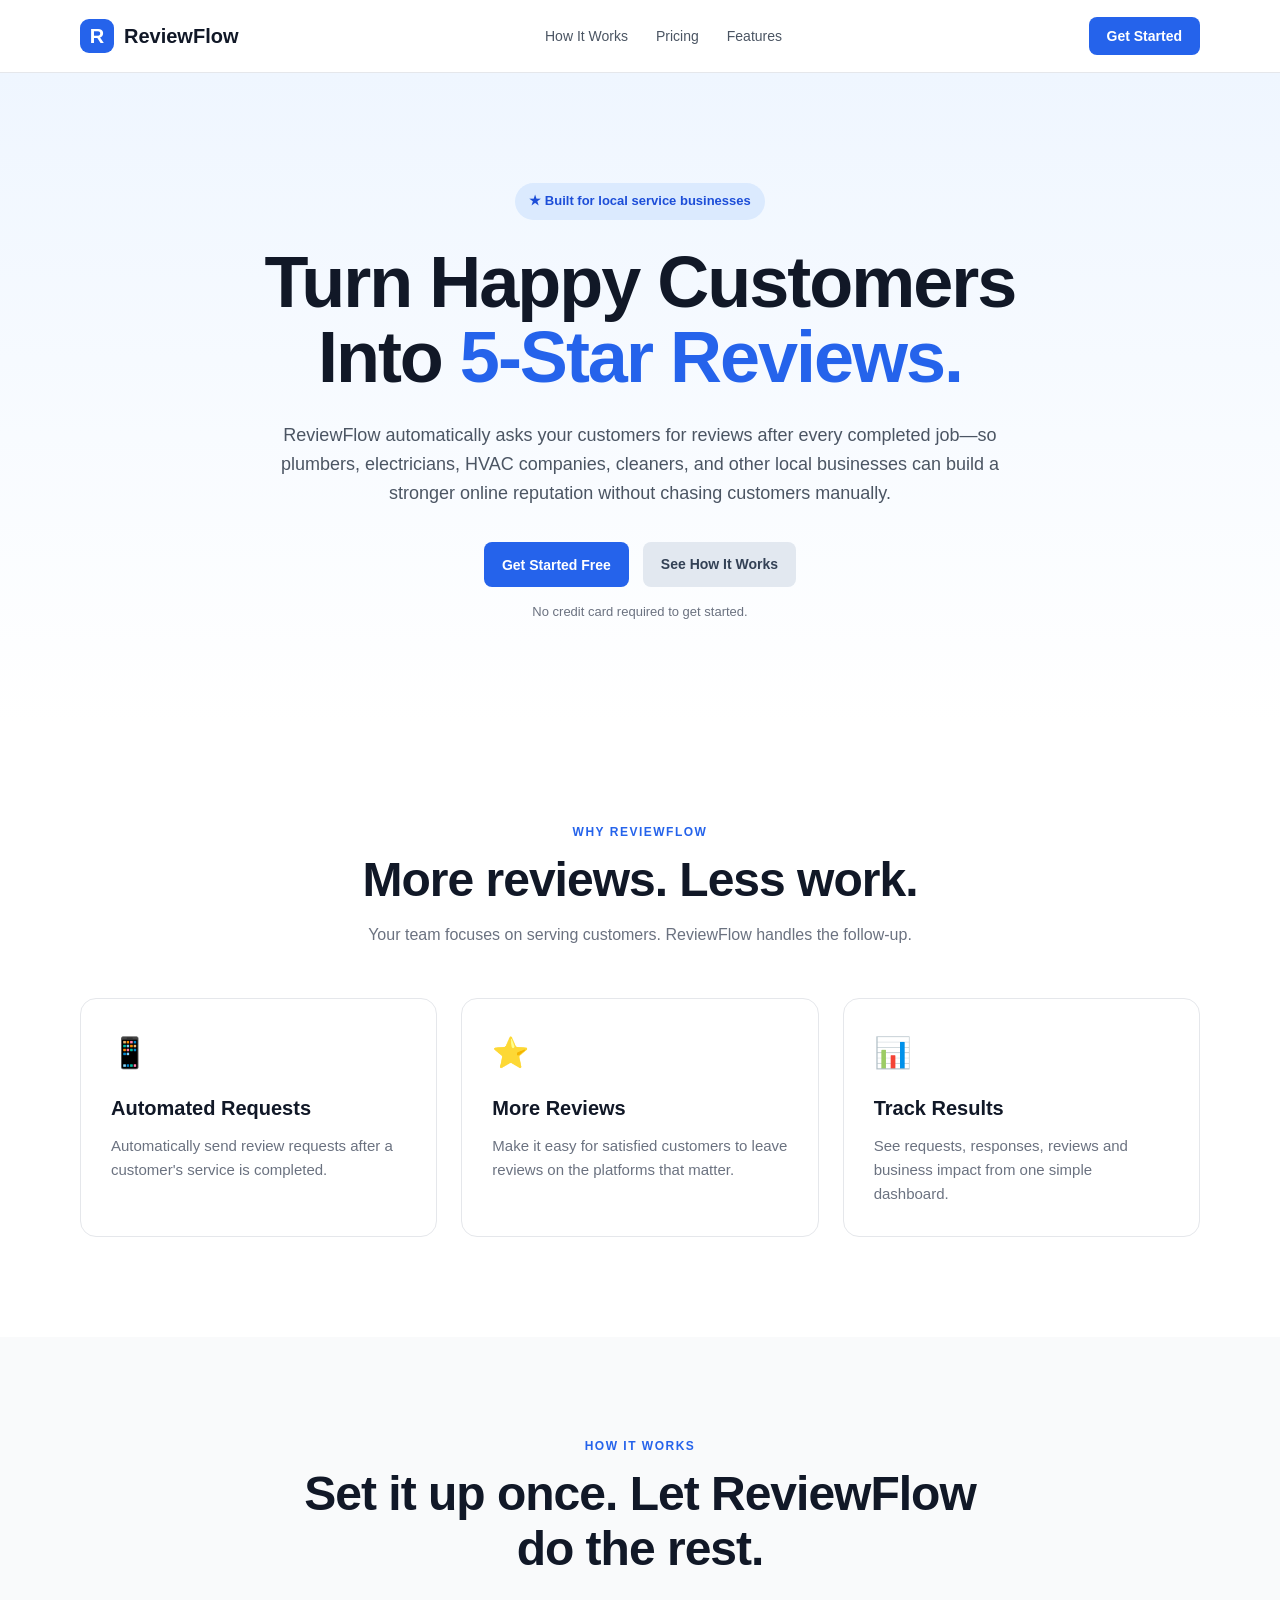
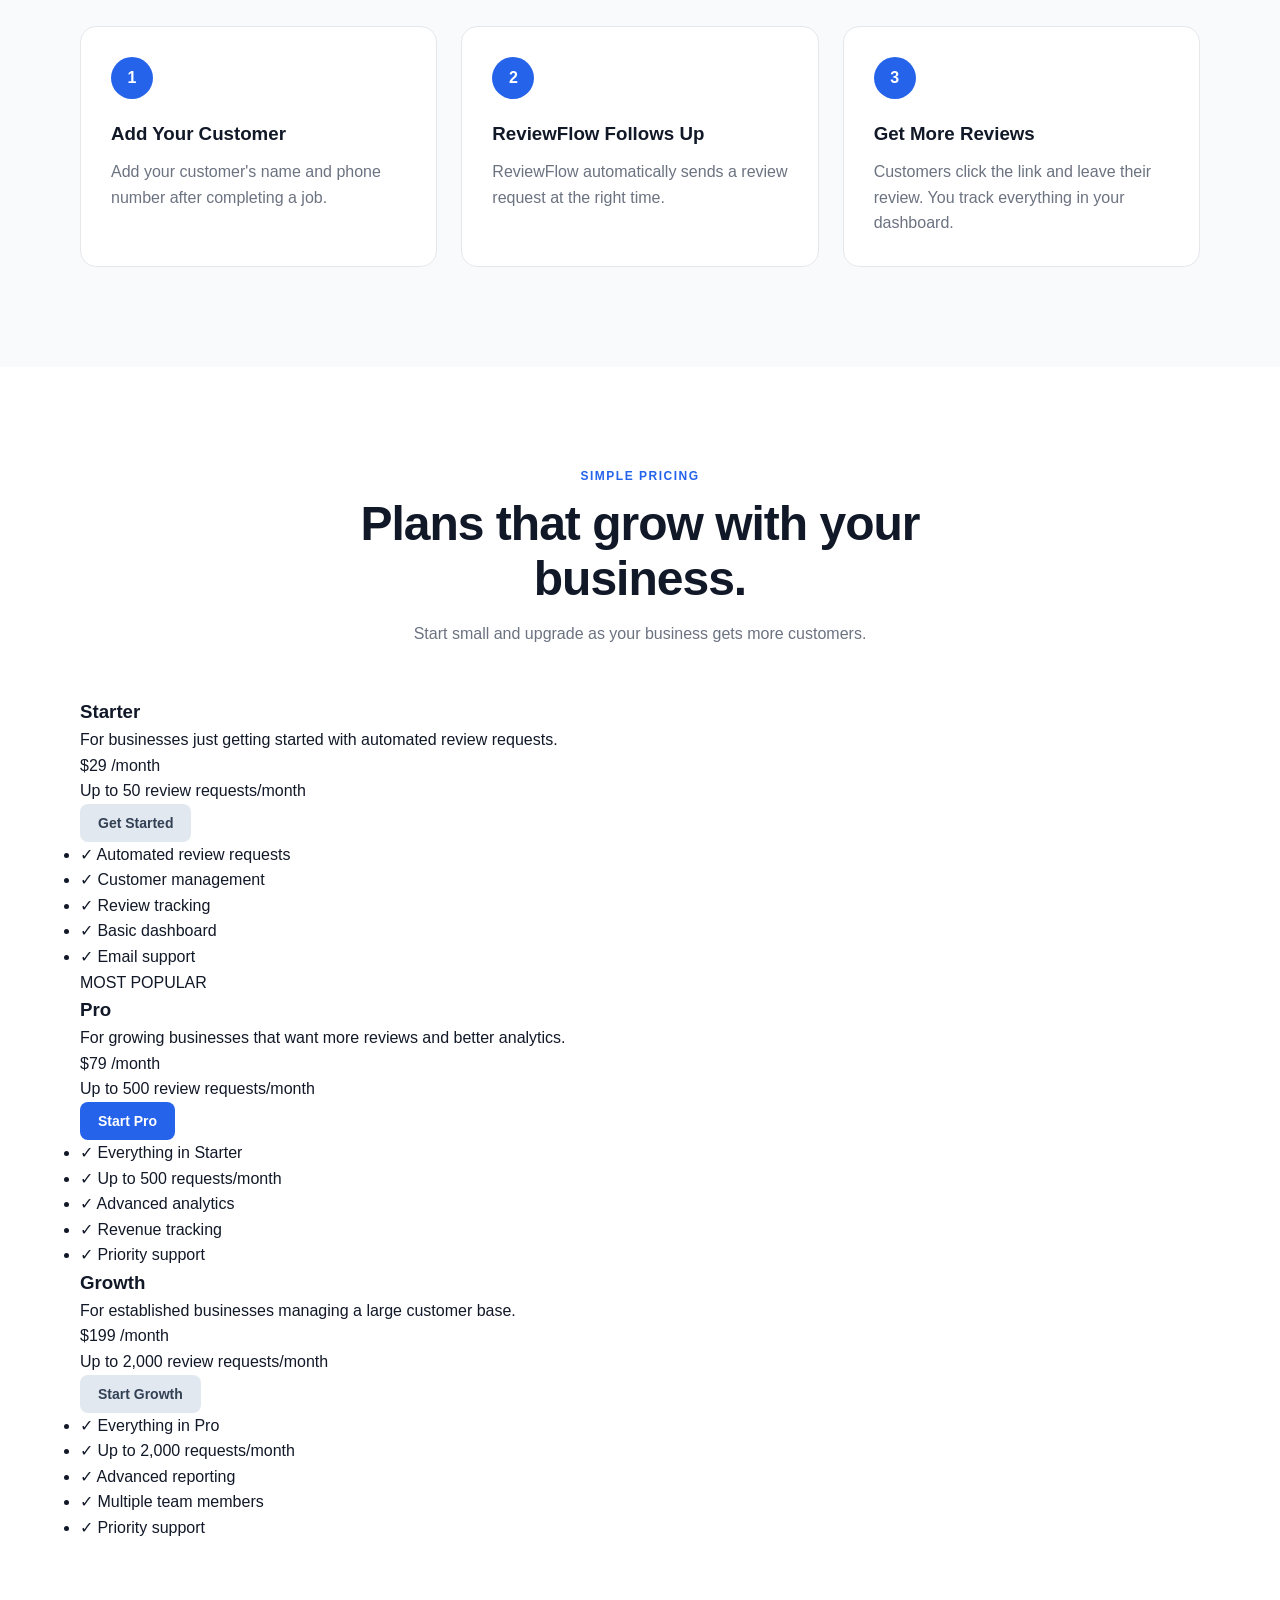
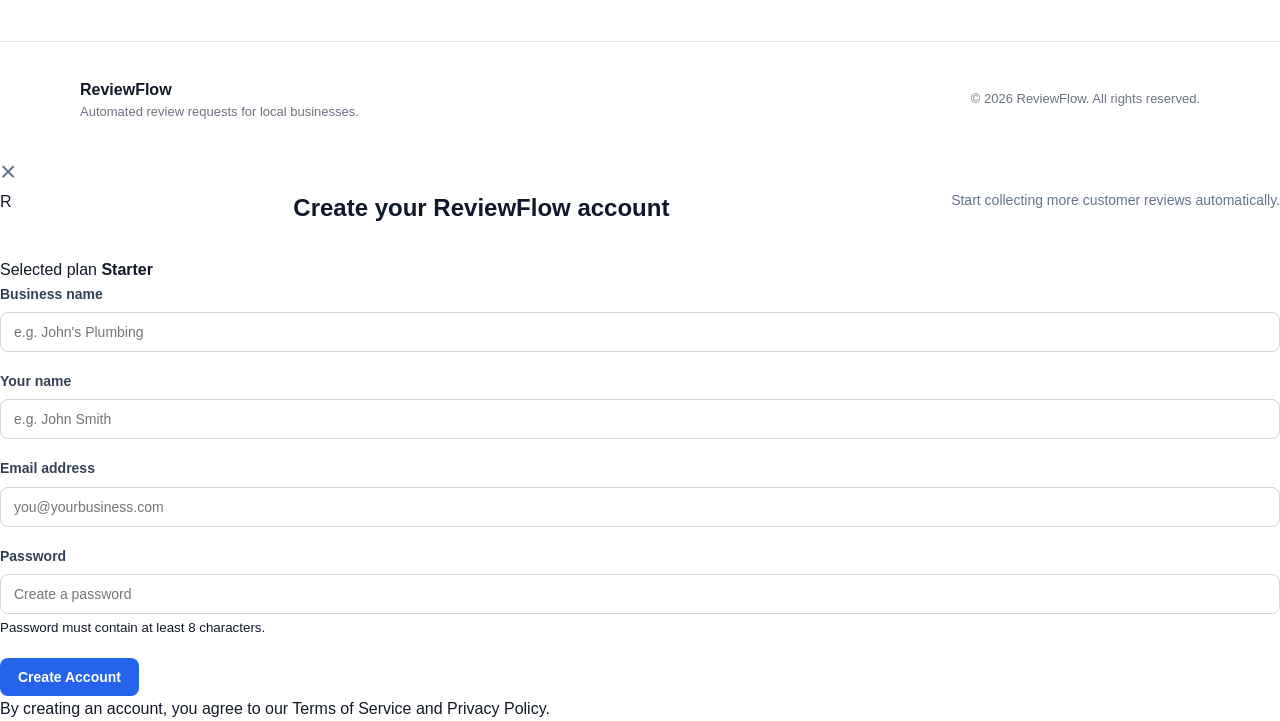
<file: index.html>
<!DOCTYPE html>
<html lang="en">

<head>

    <meta charset="UTF-8">

    <meta
        name="viewport"
        content="width=device-width, initial-scale=1.0"
    >

    <title>
        ReviewFlow — Get More 5-Star Reviews Automatically
    </title>

    <meta
        name="description"
        content="ReviewFlow helps local service businesses automatically collect more customer reviews through SMS and email."
    >

    <link
        rel="stylesheet"
        href="styles/global.css"
    >

    <link
        rel="stylesheet"
        href="styles/components.css"
    >

</head>


<body>


    <!-- =========================================
         NAVIGATION
         ========================================= -->

    <header class="navbar">

        <div class="container navbar-inner">

            <a
                href="index.html"
                class="logo"
            >

                <span class="logo-mark">
                    R
                </span>

                <span class="logo-text">
                    ReviewFlow
                </span>

            </a>


            <nav class="nav-links">

                <a href="#how-it-works">
                    How It Works
                </a>

                <a href="#pricing">
                    Pricing
                </a>

                <a href="#features">
                    Features
                </a>

            </nav>


            <button
                type="button"
                class="btn btn-primary"
                id="navGetStarted"
            >
                Get Started
            </button>

        </div>

    </header>



    <!-- =========================================
         MAIN CONTENT
         ========================================= -->

    <main>


        <!-- =========================================
             HERO
             ========================================= -->

        <section class="hero">

            <div class="container hero-content">

                <div class="hero-badge">
                    ★ Built for local service businesses
                </div>


                <h1>

                    Turn Happy Customers Into

                    <span class="highlight">
                        5-Star Reviews.
                    </span>

                </h1>


                <p class="hero-description">

                    ReviewFlow automatically asks your customers
                    for reviews after every completed job—so
                    plumbers, electricians, HVAC companies,
                    cleaners, and other local businesses can build
                    a stronger online reputation without chasing
                    customers manually.

                </p>


                <div class="hero-actions">

                    <button
                        type="button"
                        class="btn btn-primary btn-large"
                        id="heroGetStarted"
                    >
                        Get Started Free
                    </button>


                    <a
                        href="#how-it-works"
                        class="btn btn-secondary btn-large"
                    >
                        See How It Works
                    </a>

                </div>


                <p class="hero-note">
                    No credit card required to get started.
                </p>

            </div>

        </section>



        <!-- =========================================
             FEATURES
             ========================================= -->

        <section
            class="benefits"
            id="features"
        >

            <div class="container">


                <div class="section-heading">

                    <p class="section-label">
                        WHY REVIEWFLOW
                    </p>


                    <h2>
                        More reviews. Less work.
                    </h2>


                    <p>
                        Your team focuses on serving customers.
                        ReviewFlow handles the follow-up.
                    </p>

                </div>



                <div class="benefit-grid">


                    <!-- Feature 1 -->

                    <div class="benefit-card">

                        <div class="benefit-icon">
                            📱
                        </div>


                        <h3>
                            Automated Requests
                        </h3>


                        <p>
                            Automatically send review requests
                            after a customer's service is completed.
                        </p>

                    </div>



                    <!-- Feature 2 -->

                    <div class="benefit-card">

                        <div class="benefit-icon">
                            ⭐
                        </div>


                        <h3>
                            More Reviews
                        </h3>


                        <p>
                            Make it easy for satisfied customers
                            to leave reviews on the platforms
                            that matter.
                        </p>

                    </div>



                    <!-- Feature 3 -->

                    <div class="benefit-card">

                        <div class="benefit-icon">
                            📊
                        </div>


                        <h3>
                            Track Results
                        </h3>


                        <p>
                            See requests, responses, reviews and
                            business impact from one simple dashboard.
                        </p>

                    </div>


                </div>

            </div>

        </section>



        <!-- =========================================
             HOW IT WORKS
             ========================================= -->

        <section
            class="how-it-works"
            id="how-it-works"
        >

            <div class="container">


                <div class="section-heading">

                    <p class="section-label">
                        HOW IT WORKS
                    </p>


                    <h2>
                        Set it up once. Let ReviewFlow do the rest.
                    </h2>

                </div>



                <div class="steps-grid">


                    <!-- Step 1 -->

                    <div class="step-card">

                        <div class="step-number">
                            1
                        </div>


                        <h3>
                            Add Your Customer
                        </h3>


                        <p>
                            Add your customer's name and phone
                            number after completing a job.
                        </p>

                    </div>



                    <!-- Step 2 -->

                    <div class="step-card">

                        <div class="step-number">
                            2
                        </div>


                        <h3>
                            ReviewFlow Follows Up
                        </h3>


                        <p>
                            ReviewFlow automatically sends a
                            review request at the right time.
                        </p>

                    </div>



                    <!-- Step 3 -->

                    <div class="step-card">

                        <div class="step-number">
                            3
                        </div>


                        <h3>
                            Get More Reviews
                        </h3>


                        <p>
                            Customers click the link and leave
                            their review. You track everything
                            in your dashboard.
                        </p>

                    </div>


                </div>

            </div>

        </section>



        <!-- =========================================
             PRICING
             ========================================= -->

        <section
            class="pricing-preview"
            id="pricing"
        >

            <div class="container">


                <div class="section-heading">

                    <p class="section-label">
                        SIMPLE PRICING
                    </p>


                    <h2>
                        Plans that grow with your business.
                    </h2>


                    <p>
                        Start small and upgrade as your business
                        gets more customers.
                    </p>

                </div>



                <div class="pricing-grid">


                    <!-- =================================
                         STARTER
                         ================================= -->

                    <div class="pricing-card">

                        <div class="pricing-header">

                            <h3>
                                Starter
                            </h3>


                            <p>
                                For businesses just getting started
                                with automated review requests.
                            </p>

                        </div>


                        <div class="price">

                            <span class="price-amount">
                                $29
                            </span>

                            <span class="price-period">
                                /month
                            </span>

                        </div>


                        <p class="request-limit">
                            Up to 50 review requests/month
                        </p>


                        <button
                            type="button"
                            class="btn btn-secondary btn-full"
                            data-plan="Starter"
                        >
                            Get Started
                        </button>


                        <ul class="pricing-features">

                            <li>
                                ✓ Automated review requests
                            </li>

                            <li>
                                ✓ Customer management
                            </li>

                            <li>
                                ✓ Review tracking
                            </li>

                            <li>
                                ✓ Basic dashboard
                            </li>

                            <li>
                                ✓ Email support
                            </li>

                        </ul>

                    </div>



                    <!-- =================================
                         PRO
                         ================================= -->

                    <div class="pricing-card pricing-card-popular">


                        <div class="popular-badge">
                            MOST POPULAR
                        </div>


                        <div class="pricing-header">

                            <h3>
                                Pro
                            </h3>


                            <p>
                                For growing businesses that want
                                more reviews and better analytics.
                            </p>

                        </div>


                        <div class="price">

                            <span class="price-amount">
                                $79
                            </span>

                            <span class="price-period">
                                /month
                            </span>

                        </div>


                        <p class="request-limit">
                            Up to 500 review requests/month
                        </p>


                        <button
                            type="button"
                            class="btn btn-primary btn-full"
                            data-plan="Pro"
                        >
                            Start Pro
                        </button>


                        <ul class="pricing-features">

                            <li>
                                ✓ Everything in Starter
                            </li>

                            <li>
                                ✓ Up to 500 requests/month
                            </li>

                            <li>
                                ✓ Advanced analytics
                            </li>

                            <li>
                                ✓ Revenue tracking
                            </li>

                            <li>
                                ✓ Priority support
                            </li>

                        </ul>

                    </div>



                    <!-- =================================
                         GROWTH
                         ================================= -->

                    <div class="pricing-card">

                        <div class="pricing-header">

                            <h3>
                                Growth
                            </h3>


                            <p>
                                For established businesses managing
                                a large customer base.
                            </p>

                        </div>


                        <div class="price">

                            <span class="price-amount">
                                $199
                            </span>

                            <span class="price-period">
                                /month
                            </span>

                        </div>


                        <p class="request-limit">
                            Up to 2,000 review requests/month
                        </p>


                        <button
                            type="button"
                            class="btn btn-secondary btn-full"
                            data-plan="Growth"
                        >
                            Start Growth
                        </button>


                        <ul class="pricing-features">

                            <li>
                                ✓ Everything in Pro
                            </li>

                            <li>
                                ✓ Up to 2,000 requests/month
                            </li>

                            <li>
                                ✓ Advanced reporting
                            </li>

                            <li>
                                ✓ Multiple team members
                            </li>

                            <li>
                                ✓ Priority support
                            </li>

                        </ul>

                    </div>


                </div>

            </div>

        </section>


    </main>



    <!-- =========================================
         FOOTER
         ========================================= -->

    <footer class="footer">

        <div class="container footer-inner">


            <div>

                <strong>
                    ReviewFlow
                </strong>


                <p>
                    Automated review requests for local businesses.
                </p>

            </div>


            <p>
                © 2026 ReviewFlow. All rights reserved.
            </p>


        </div>

    </footer>



    <!-- =========================================
         SIGNUP MODAL
         IMPORTANT:
         The modal comes BEFORE the JavaScript.
         ========================================= -->

    <div
        class="modal-overlay"
        id="signupModal"
    >


        <div class="signup-modal">


            <!-- Close Button -->

            <button
                type="button"
                class="modal-close"
                id="closeSignupModal"
                aria-label="Close signup form"
            >
                ×
            </button>



            <!-- Modal Header -->

            <div class="modal-header">


                <div class="modal-logo">
                    R
                </div>


                <h2>
                    Create your ReviewFlow account
                </h2>


                <p>
                    Start collecting more customer reviews automatically.
                </p>


            </div>



            <!-- Signup Form -->

            <form id="signupForm">


                <!-- Selected Plan -->

                <div class="selected-plan">

                    <span>
                        Selected plan
                    </span>


                    <strong id="selectedPlan">
                        Starter
                    </strong>

                </div>



                <!-- Business Name -->

                <div class="form-group">

                    <label for="businessName">
                        Business name
                    </label>


                    <input
                        type="text"
                        id="businessName"
                        name="businessName"
                        placeholder="e.g. John's Plumbing"
                        required
                    >

                </div>



                <!-- Owner Name -->

                <div class="form-group">

                    <label for="ownerName">
                        Your name
                    </label>


                    <input
                        type="text"
                        id="ownerName"
                        name="ownerName"
                        placeholder="e.g. John Smith"
                        required
                    >

                </div>



                <!-- Email -->

                <div class="form-group">

                    <label for="signupEmail">
                        Email address
                    </label>


                    <input
                        type="email"
                        id="signupEmail"
                        name="email"
                        placeholder="you@yourbusiness.com"
                        required
                    >

                </div>



                <!-- Password -->

                <div class="form-group">

                    <label for="signupPassword">
                        Password
                    </label>


                    <input
                        type="password"
                        id="signupPassword"
                        name="password"
                        placeholder="Create a password"
                        minlength="8"
                        required
                    >


                    <small>
                        Password must contain at least 8 characters.
                    </small>

                </div>



                <!-- Submit -->

                <button
                    type="submit"
                    class="btn btn-primary btn-large btn-full"
                >
                    Create Account
                </button>



                <p class="form-disclaimer">

                    By creating an account, you agree to our
                    Terms of Service and Privacy Policy.

                </p>


            </form>


        </div>

    </div>



    <!-- =========================================
         JAVASCRIPT
         The modal exists above this point,
         so JavaScript can find it.
         ========================================= -->

    <script>

        document.addEventListener(
            "DOMContentLoaded",
            function () {


                /* ---------------------------------
                   GET PAGE ELEMENTS
                   --------------------------------- */

                const signupModal =
                    document.getElementById("signupModal");


                const closeSignupModal =
                    document.getElementById("closeSignupModal");


                const selectedPlan =
                    document.getElementById("selectedPlan");


                const signupForm =
                    document.getElementById("signupForm");


                const navGetStarted =
                    document.getElementById("navGetStarted");


                const heroGetStarted =
                    document.getElementById("heroGetStarted");



                /* ---------------------------------
                   OPEN MODAL
                   --------------------------------- */

                function openSignupModal(plan) {

                    selectedPlan.textContent = plan;

                    signupModal.classList.add("active");

                    document.body.style.overflow = "hidden";

                }



                /* ---------------------------------
                   CLOSE MODAL
                   --------------------------------- */

                function closeModal() {

                    signupModal.classList.remove("active");

                    document.body.style.overflow = "";

                }



                /* ---------------------------------
                   NAVIGATION GET STARTED
                   --------------------------------- */

                navGetStarted.addEventListener(
                    "click",
                    function () {

                        openSignupModal("Starter");

                    }
                );



                /* ---------------------------------
                   HERO GET STARTED
                   --------------------------------- */

                heroGetStarted.addEventListener(
                    "click",
                    function () {

                        openSignupModal("Starter");

                    }
                );



                /* ---------------------------------
                   PRICING BUTTONS
                   --------------------------------- */

                const pricingButtons =
                    document.querySelectorAll("[data-plan]");


                pricingButtons.forEach(
                    function (button) {

                        button.addEventListener(
                            "click",
                            function () {

                                const plan =
                                    button.getAttribute("data-plan");


                                openSignupModal(plan);

                            }
                        );

                    }
                );



                /* ---------------------------------
                   CLOSE BUTTON
                   --------------------------------- */

                closeSignupModal.addEventListener(
                    "click",
                    function () {

                        closeModal();

                    }
                );



                /* ---------------------------------
                   CLICK OUTSIDE MODAL
                   --------------------------------- */

                signupModal.addEventListener(
                    "click",
                    function (event) {

                        if (
                            event.target === signupModal
                        ) {

                            closeModal();

                        }

                    }
                );



                /* ---------------------------------
                   ESCAPE KEY
                   --------------------------------- */

                document.addEventListener(
                    "keydown",
                    function (event) {

                        if (
                            event.key === "Escape"
                        ) {

                            closeModal();

                        }

                    }
                );



                /* ---------------------------------
                   SIGNUP FORM
                   TEMPORARY FOR NOW
                   --------------------------------- */

                signupForm.addEventListener(
    "submit",
    function (event) {

        event.preventDefault();


        // Get the information entered by the user

        const businessName =
            document.getElementById("businessName").value.trim();


        const ownerName =
            document.getElementById("ownerName").value.trim();


        const email =
            document.getElementById("signupEmail").value.trim();


        const password =
            document.getElementById("signupPassword").value;


        const plan =
            selectedPlan.textContent.trim();


        // Make sure all fields are completed

        if (
            !businessName ||
            !ownerName ||
            !email ||
            !password
        ) {

            alert(
                "Please complete all fields."
            );

            return;

        }


        // Check password length

        if (password.length < 8) {

            alert(
                "Your password must be at least 8 characters."
            );

            return;

        }


        // Create the account

        const result = signup({

            businessName: businessName,

            ownerName: ownerName,

            email: email,

            password: password,

            plan: plan

        });


        // Show error if account creation failed

        if (!result.success) {

            alert(result.message);

            return;

        }


        // Account created successfully.
        // Send the user to the dashboard.

        window.location.href = "dashboard.html";

    }
);


            }

        );

    </script>
     
    <script src="js/auth.js"></script>

    <script>
        // your signup modal JavaScript goes here
    </script>

</body>

</html>
</file>
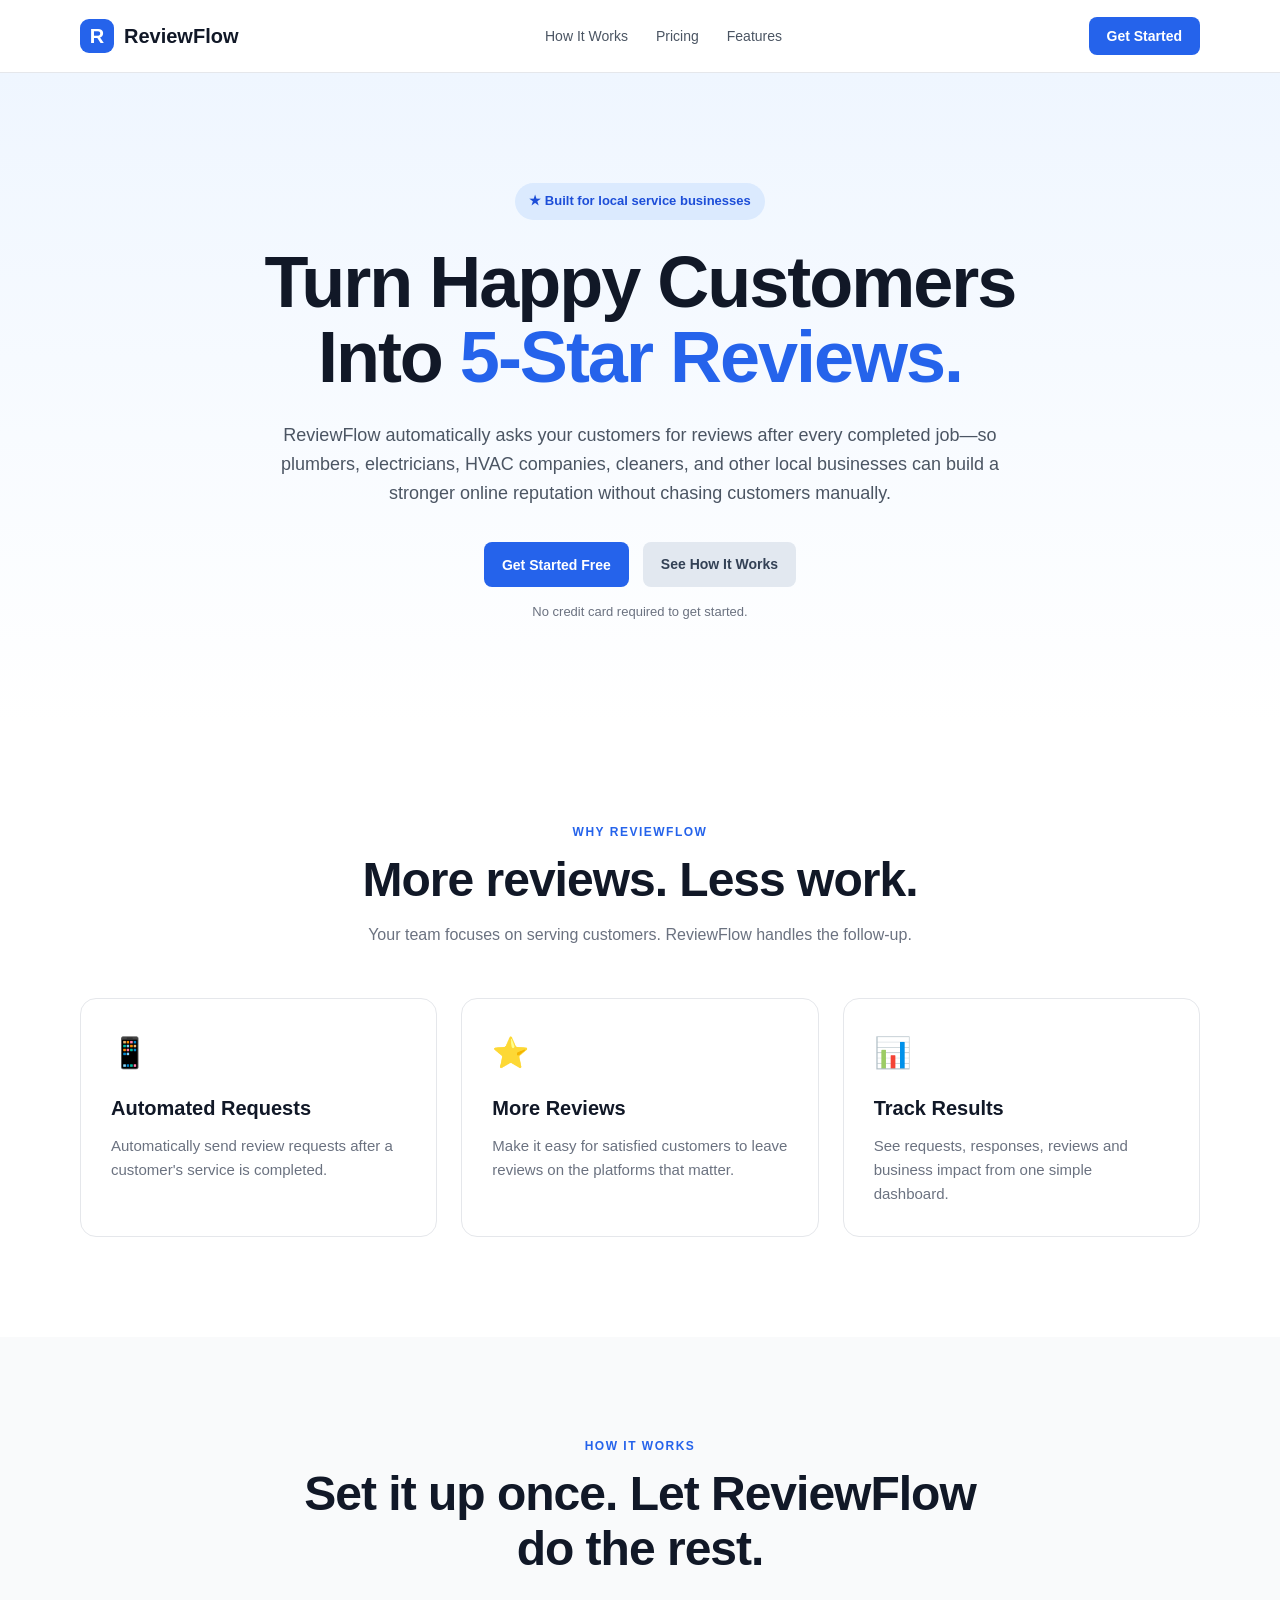
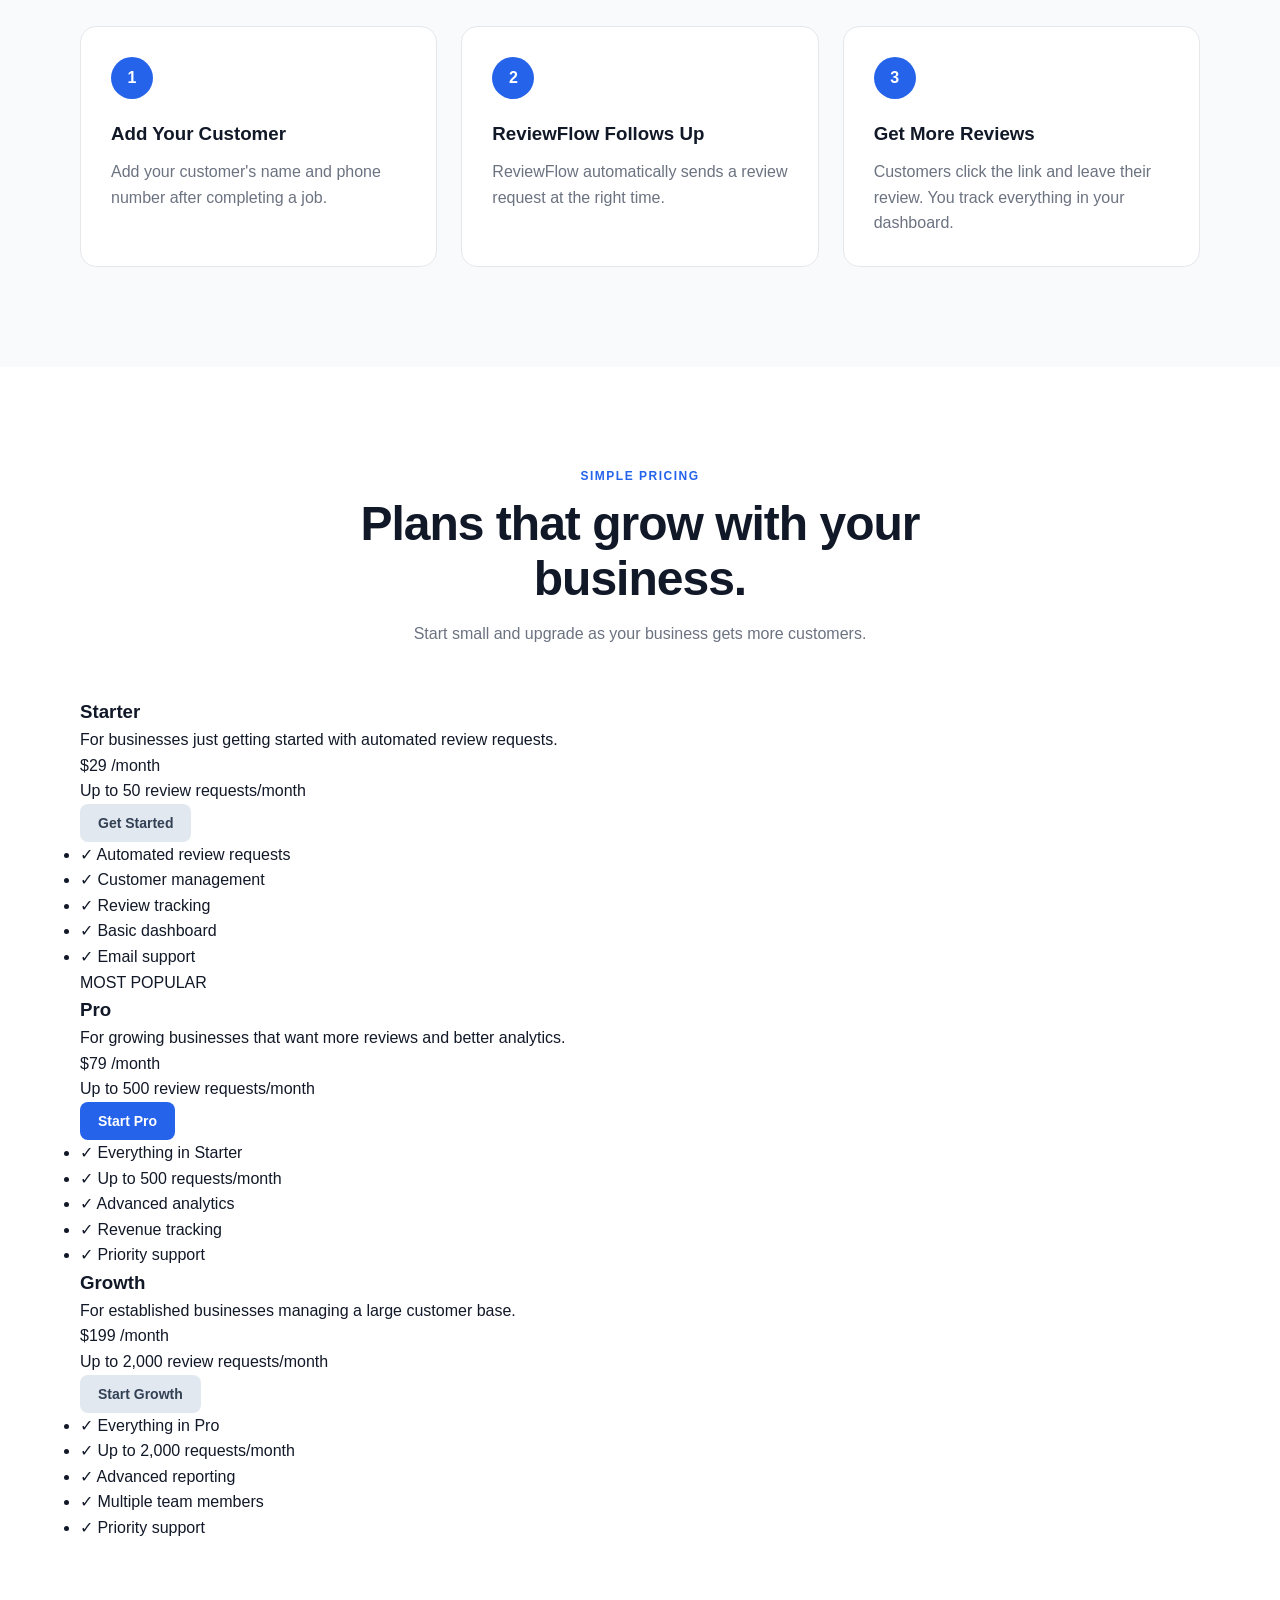
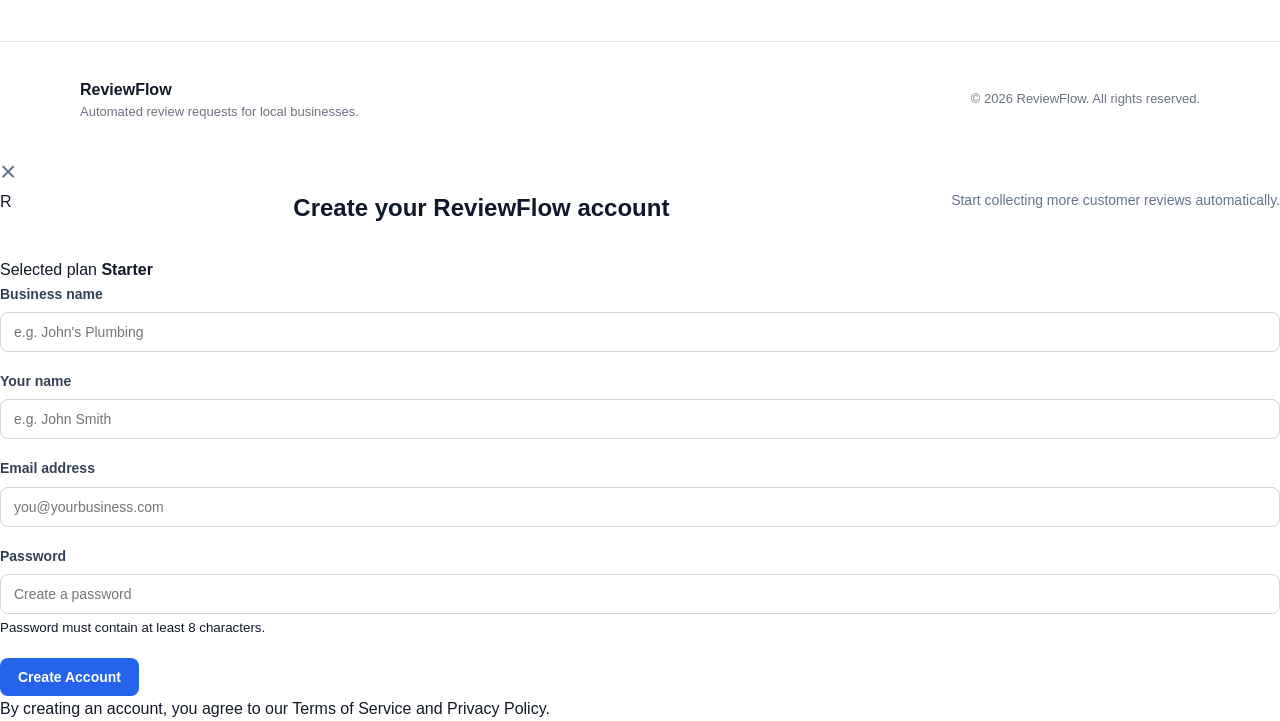
<file: dashboard.html>
<!DOCTYPE html>
<html lang="en">

<head>

    <meta charset="UTF-8">

    <meta
        name="viewport"
        content="width=device-width, initial-scale=1.0"
    >

    <title>Dashboard - ReviewFlow</title>


    <!-- Global Styles -->

    <link
        rel="stylesheet"
        href="styles/global.css"
    >


    <!-- Component Styles -->

    <link
        rel="stylesheet"
        href="styles/components.css"
    >

</head>


<body>


<!-- =========================================
     APP
     ========================================= -->

<div class="dashboard-app">


    <!-- =====================================
         SIDEBAR
         ===================================== -->

    <aside class="dashboard-sidebar">


        <!-- Logo -->

        <div class="sidebar-logo">

            <a href="index.html">

                <div class="logo-mark">
                    R
                </div>

                <span>
                    ReviewFlow
                </span>

            </a>

        </div>


        <!-- Navigation -->

        <nav class="sidebar-navigation">


            <a
                href="#"
                class="sidebar-link active"
            >

                <span class="sidebar-icon">
                    ▦
                </span>

                <span>
                    Dashboard
                </span>

            </a>


            <a
                href="#clients"
                class="sidebar-link"
            >

                <span class="sidebar-icon">
                    👥
                </span>

                <span>
                    Clients
                </span>

            </a>


            <a
                href="#analytics"
                class="sidebar-link"
            >

                <span class="sidebar-icon">
                    ▥
                </span>

                <span>
                    Analytics
                </span>

            </a>


            <a
                href="#settings"
                class="sidebar-link"
            >

                <span class="sidebar-icon">
                    ⚙
                </span>

                <span>
                    Settings
                </span>

            </a>


        </nav>


        <!-- Sidebar Bottom -->

        <div class="sidebar-bottom">


            <div class="sidebar-plan">

                <div class="sidebar-plan-title">
                    Current Plan
                </div>

                <strong id="sidebarPlan">
                    Starter
                </strong>

                <div
                    id="sidebarUsage"
                    class="sidebar-usage"
                >
                    0 / 50 requests
                </div>

            </div>


            <button
                type="button"
                id="logoutButton"
                class="sidebar-logout"
            >

                Logout

            </button>


        </div>


    </aside>


    <!-- =====================================
         MAIN CONTENT
         ===================================== -->

    <main class="dashboard-main">


        <!-- =================================
             TOP HEADER
             ================================= -->

        <header class="dashboard-header">


            <div>

                <h1>
                    Dashboard
                </h1>

                <p>
                    Welcome back,
                    <strong id="dashboardUserName">
                        there
                    </strong>.
                    Here's what's happening with your reviews.
                </p>

            </div>


            <button
                type="button"
                id="headerAddClient"
                class="btn btn-primary"
            >

                + Add Client

            </button>


        </header>


        <!-- =================================
             METRICS
             ================================= -->

        <section
            class="metrics-grid"
            aria-label="Review metrics"
        >


            <!-- Requests -->

            <div class="metric-card">

                <div class="metric-card-top">

                    <span class="metric-label">
                        Requests Sent
                    </span>

                    <span class="metric-icon">
                        ✉
                    </span>

                </div>


                <div
                    id="requestsSent"
                    class="metric-value"
                >
                    0
                </div>


                <div class="metric-description">
                    Review requests sent
                </div>

            </div>


            <!-- Reviews -->

            <div class="metric-card">

                <div class="metric-card-top">

                    <span class="metric-label">
                        Reviews Received
                    </span>

                    <span class="metric-icon">
                        ★
                    </span>

                </div>


                <div
                    id="reviewsReceived"
                    class="metric-value"
                >
                    0
                </div>


                <div class="metric-description">
                    Customers who responded
                </div>

            </div>


            <!-- Response Rate -->

            <div class="metric-card">

                <div class="metric-card-top">

                    <span class="metric-label">
                        Response Rate
                    </span>

                    <span class="metric-icon">
                        %
                    </span>

                </div>


                <div
                    id="responseRate"
                    class="metric-value"
                >
                    0%
                </div>


                <div class="metric-description">
                    Requests converted to reviews
                </div>

            </div>


            <!-- Revenue -->

            <div class="metric-card">

                <div class="metric-card-top">

                    <span class="metric-label">
                        Revenue Impact
                    </span>

                    <span class="metric-icon">
                        $
                    </span>

                </div>


                <div
                    id="revenueImpact"
                    class="metric-value"
                >
                    $0
                </div>


                <div class="metric-description">
                    Estimated value generated
                </div>

            </div>


        </section>


        <!-- =================================
             CLIENTS SECTION
             ================================= -->

        <section
            id="clients"
            class="dashboard-section"
        >


            <div class="section-header">


                <div>

                    <h2>
                        Your Clients
                    </h2>

                    <p>
                        Manage your customers and review requests.
                    </p>

                </div>


                <button
                    type="button"
                    id="addClientButton"
                    class="btn btn-primary"
                >

                    + Add Client

                </button>


            </div>


            <!-- Client Table -->

            <div class="client-table-wrapper">

                <table class="client-table">


                    <thead>

                        <tr>

                            <th>
                                Client
                            </th>

                            <th>
                                Phone
                            </th>

                            <th>
                                Service Status
                            </th>

                            <th>
                                Review Status
                            </th>

                            <th>
                                Actions
                            </th>

                        </tr>

                    </thead>


                    <tbody
                        id="clientTableBody"
                    >

                        <!-- JavaScript inserts clients here -->

                    </tbody>


                </table>

            </div>


        </section>


        <!-- =================================
             ANALYTICS SECTION
             ================================= -->

        <section
            id="analytics"
            class="dashboard-section"
        >


            <div class="section-header">

                <div>

                    <h2>
                        Analytics
                    </h2>

                    <p>
                        Your review performance will appear here.
                    </p>

                </div>

            </div>


            <div class="analytics-placeholder">

                <div class="analytics-placeholder-icon">
                    📊
                </div>

                <h3>
                    Analytics coming soon
                </h3>

                <p>
                    Once you start sending review requests,
                    ReviewFlow will show your performance here.
                </p>

            </div>


        </section>


    </main>


</div>


<!-- =========================================
     ADD CLIENT MODAL
     ========================================= -->

<div
    id="clientModal"
    class="modal"
>


    <div class="modal-content">


        <!-- Header -->

        <div class="modal-header">


            <div>

                <h2>
                    Add Client
                </h2>

                <p>
                    Add a customer to ReviewFlow.
                </p>

            </div>


            <button
                type="button"
                id="closeClientModal"
                class="modal-close"
                aria-label="Close"
            >
                &times;
            </button>


        </div>


        <!-- Form -->

        <form
            id="clientForm"
        >


            <!-- Name -->

            <div class="form-group">

                <label for="clientName">
                    Client Name *
                </label>

                <input
                    type="text"
                    id="clientName"
                    name="name"
                    placeholder="John Smith"
                    required
                >

            </div>


            <!-- Phone -->

            <div class="form-group">

                <label for="clientPhone">
                    Phone Number *
                </label>

                <input
                    type="tel"
                    id="clientPhone"
                    name="phone"
                    placeholder="+256 700 000000"
                    required
                >

            </div>


            <!-- Email -->

            <div class="form-group">

                <label for="clientEmail">
                    Email
                </label>

                <input
                    type="email"
                    id="clientEmail"
                    name="email"
                    placeholder="john@example.com"
                >

            </div>


            <!-- Service -->

            <div class="form-group">

                <label for="clientService">
                    Service Provided *
                </label>

                <input
                    type="text"
                    id="clientService"
                    name="service"
                    placeholder="Plumbing repair"
                    required
                >

            </div>


            <!-- Date -->

            <div class="form-group">

                <label for="serviceDate">
                    Service Date *
                </label>

                <input
                    type="date"
                    id="serviceDate"
                    name="serviceDate"
                    required
                >

            </div>


            <!-- Actions -->

            <div class="modal-actions">


                <button
                    type="button"
                    id="cancelAddClient"
                    class="btn btn-secondary"
                >
                    Cancel
                </button>


                <button
                    type="submit"
                    class="btn btn-primary"
                >
                    Add Client
                </button>


            </div>


        </form>


    </div>


</div>


<!-- =========================================
     EDIT CLIENT MODAL
     ========================================= -->

<div
    id="editClientModal"
    class="modal"
>


    <div class="modal-content">


        <!-- Header -->

        <div class="modal-header">


            <div>

                <h2>
                    Edit Client
                </h2>

                <p>
                    Update this customer's information.
                </p>

            </div>


            <button
                type="button"
                id="closeEditClientModal"
                class="modal-close"
                aria-label="Close"
            >
                &times;
            </button>


        </div>


        <!-- Edit Form -->

        <form
            id="editClientForm"
        >


            <!-- Hidden ID -->

            <input
                type="hidden"
                id="editClientId"
            >


            <!-- Name -->

            <div class="form-group">

                <label for="editClientName">
                    Client Name *
                </label>

                <input
                    type="text"
                    id="editClientName"
                    name="name"
                    placeholder="John Smith"
                    required
                >

            </div>


            <!-- Phone -->

            <div class="form-group">

                <label for="editClientPhone">
                    Phone Number *
                </label>

                <input
                    type="tel"
                    id="editClientPhone"
                    name="phone"
                    placeholder="+256 700 000000"
                    required
                >

            </div>


            <!-- Email -->

            <div class="form-group">

                <label for="editClientEmail">
                    Email
                </label>

                <input
                    type="email"
                    id="editClientEmail"
                    name="email"
                    placeholder="john@example.com"
                >

            </div>


            <!-- Service -->

            <div class="form-group">

                <label for="editClientService">
                    Service Provided *
                </label>

                <input
                    type="text"
                    id="editClientService"
                    name="service"
                    placeholder="Plumbing repair"
                    required
                >

            </div>


            <!-- Date -->

            <div class="form-group">

                <label for="editServiceDate">
                    Service Date *
                </label>

                <input
                    type="date"
                    id="editServiceDate"
                    name="serviceDate"
                    required
                >

            </div>


            <!-- Actions -->

            <div class="modal-actions">


                <button
                    type="button"
                    id="cancelEditClient"
                    class="btn btn-secondary"
                >
                    Cancel
                </button>


                <button
                    type="submit"
                    class="btn btn-primary"
                >
                    Save Changes
                </button>


            </div>


        </form>


    </div>


</div>


<!-- =========================================
     JAVASCRIPT
     ========================================= -->

<script src="js/auth.js"></script>

<script src="js/storage.js"></script>

<script src="js/dashboard.js"></script>


</body>

</html>
</file>
<file: styles/global.css>
/* =========================================
   REVIEWFLOW GLOBAL STYLES
   ========================================= */

* {
    margin: 0;
    padding: 0;
    box-sizing: border-box;
}

html {
    scroll-behavior: smooth;
}

body {
    font-family: Arial, Helvetica, sans-serif;
    background: #ffffff;
    color: #111827;
    line-height: 1.6;
}

a {
    color: inherit;
    text-decoration: none;
}

button {
    font-family: inherit;
}

.container {
    width: min(1120px, 92%);
    margin: 0 auto;
}


/* =========================================
   NAVIGATION
   ========================================= */

.navbar {
    width: 100%;
    background: #ffffff;
    border-bottom: 1px solid #e5e7eb;
    position: sticky;
    top: 0;
    z-index: 1000;
}

.navbar-inner {
    min-height: 72px;
    display: flex;
    align-items: center;
    justify-content: space-between;
    gap: 30px;
}

.logo {
    display: flex;
    align-items: center;
    gap: 10px;
    font-weight: 700;
    font-size: 20px;
}

.logo-mark {
    width: 36px;
    height: 36px;
    border-radius: 10px;
    background: #2563eb;
    color: #ffffff;
    display: flex;
    align-items: center;
    justify-content: center;
    font-weight: 800;
}

.logo-text {
    color: #111827;
}

.nav-links {
    display: flex;
    align-items: center;
    gap: 28px;
}

.nav-links a {
    color: #4b5563;
    font-size: 14px;
    font-weight: 500;
}

.nav-links a:hover {
    color: #2563eb;
}


/* =========================================
   HERO
   ========================================= */

.hero {
    padding: 110px 0 100px;
    background:
        linear-gradient(
            180deg,
            #eff6ff 0%,
            #ffffff 100%
        );
}

.hero-content {
    max-width: 850px;
    text-align: center;
}

.hero-badge {
    display: inline-block;
    background: #dbeafe;
    color: #1d4ed8;
    padding: 8px 14px;
    border-radius: 999px;
    font-size: 13px;
    font-weight: 600;
    margin-bottom: 25px;
}

.hero h1 {
    font-size: clamp(42px, 7vw, 72px);
    line-height: 1.05;
    letter-spacing: -2px;
    margin-bottom: 25px;
}

.highlight {
    color: #2563eb;
}

.hero-description {
    max-width: 720px;
    margin: 0 auto;
    color: #4b5563;
    font-size: 18px;
}

.hero-actions {
    margin-top: 35px;
    display: flex;
    justify-content: center;
    gap: 14px;
    flex-wrap: wrap;
}

.hero-note {
    margin-top: 15px;
    color: #6b7280;
    font-size: 13px;
}


/* =========================================
   SECTION HEADINGS
   ========================================= */

.section-heading {
    max-width: 700px;
    margin: 0 auto 50px;
    text-align: center;
}

.section-label {
    color: #2563eb;
    font-size: 12px;
    font-weight: 800;
    letter-spacing: 1.5px;
    margin-bottom: 10px;
}

.section-heading h2 {
    font-size: clamp(32px, 5vw, 48px);
    line-height: 1.15;
    letter-spacing: -1px;
    margin-bottom: 15px;
}

.section-heading p:last-child {
    color: #6b7280;
}


/* =========================================
   BENEFITS
   ========================================= */

.benefits {
    padding: 100px 0;
}

.benefit-grid {
    display: grid;
    grid-template-columns: repeat(3, 1fr);
    gap: 24px;
}

.benefit-card {
    padding: 30px;
    border: 1px solid #e5e7eb;
    border-radius: 16px;
    background: #ffffff;
}

.benefit-card h3 {
    margin: 15px 0 10px;
    font-size: 20px;
}

.benefit-card p {
    color: #6b7280;
    font-size: 15px;
}

.benefit-icon {
    font-size: 30px;
}


/* =========================================
   HOW IT WORKS
   ========================================= */

.how-it-works {
    padding: 100px 0;
    background: #f9fafb;
}

.steps-grid {
    display: grid;
    grid-template-columns: repeat(3, 1fr);
    gap: 24px;
}

.step-card {
    background: #ffffff;
    padding: 30px;
    border-radius: 16px;
    border: 1px solid #e5e7eb;
}

.step-number {
    width: 42px;
    height: 42px;
    background: #2563eb;
    color: #ffffff;
    border-radius: 50%;
    display: flex;
    align-items: center;
    justify-content: center;
    font-weight: 800;
    margin-bottom: 20px;
}

.step-card h3 {
    margin-bottom: 10px;
}

.step-card p {
    color: #6b7280;
}


/* =========================================
   PRICING
   ========================================= */

.pricing-preview {
    padding: 100px 0;
}

.pricing-placeholder {
    max-width: 600px;
    margin: 0 auto;
    padding: 50px;
    text-align: center;
    border: 1px dashed #cbd5e1;
    border-radius: 16px;
    background: #f8fafc;
}

.pricing-placeholder p {
    margin-bottom: 20px;
    color: #6b7280;
}


/* =========================================
   FOOTER
   ========================================= */

.footer {
    border-top: 1px solid #e5e7eb;
    padding: 35px 0;
    background: #ffffff;
}

.footer-inner {
    display: flex;
    justify-content: space-between;
    align-items: center;
    gap: 20px;
}

.footer p {
    color: #6b7280;
    font-size: 13px;
}


/* =========================================
   MOBILE
   ========================================= */

@media (max-width: 768px) {

    .navbar-inner {
        min-height: 64px;
    }

    .nav-links {
        display: none;
    }

    .hero {
        padding: 75px 0 70px;
    }

    .hero h1 {
        letter-spacing: -1px;
    }

    .hero-description {
        font-size: 16px;
    }

    .benefits,
    .how-it-works,
    .pricing-preview {
        padding: 70px 0;
    }

    .benefit-grid,
    .steps-grid {
        grid-template-columns: 1fr;
    }

    .footer-inner {
        flex-direction: column;
        text-align: center;
    }
}
</file>
<file: styles/components.css>
/* =========================================
   REVIEWFLOW COMPONENTS
   ========================================= */


/* =========================================
   BUTTONS
   ========================================= */

.btn {

    display: inline-flex;

    align-items: center;

    justify-content: center;

    gap: 8px;

    border: none;

    border-radius: 8px;

    padding: 11px 18px;

    font-family: inherit;

    font-size: 14px;

    font-weight: 600;

    cursor: pointer;

    text-decoration: none;

    transition:
        background 0.2s ease,
        transform 0.2s ease;

}


.btn:hover {

    transform: translateY(-1px);

}


.btn-primary {

    background: #2563eb;

    color: #ffffff;

}


.btn-primary:hover {

    background: #1d4ed8;

}


.btn-secondary {

    background: #e2e8f0;

    color: #334155;

}


.btn-secondary:hover {

    background: #cbd5e1;

}


/* =========================================
   DASHBOARD LAYOUT
   ========================================= */

.dashboard-app {

    min-height: 100vh;

    display: flex;

    background: #f8fafc;

}


/* =========================================
   SIDEBAR
   ========================================= */

.dashboard-sidebar {

    width: 240px;

    min-height: 100vh;

    display: flex;

    flex-direction: column;

    background: #0f172a;

    color: #ffffff;

    position: fixed;

    left: 0;

    top: 0;

    bottom: 0;

}


.sidebar-logo {

    padding: 24px;

    border-bottom:
        1px solid rgba(255,255,255,0.08);

}


.sidebar-logo a {

    display: flex;

    align-items: center;

    gap: 10px;

    color: #ffffff;

    text-decoration: none;

    font-size: 20px;

    font-weight: 700;

}


.logo-mark {

    width: 34px;

    height: 34px;

    display: flex;

    align-items: center;

    justify-content: center;

    background: #2563eb;

    border-radius: 9px;

    font-weight: 800;

}


.sidebar-navigation {

    padding: 20px 12px;

    flex: 1;

}


.sidebar-link {

    display: flex;

    align-items: center;

    gap: 12px;

    padding: 12px;

    margin-bottom: 4px;

    border-radius: 8px;

    color: #94a3b8;

    text-decoration: none;

    font-size: 14px;

    font-weight: 500;

}


.sidebar-link:hover,

.sidebar-link.active {

    background: rgba(255,255,255,0.08);

    color: #ffffff;

}


.sidebar-icon {

    width: 20px;

    text-align: center;

}


.sidebar-bottom {

    padding: 16px;

    border-top:
        1px solid rgba(255,255,255,0.08);

}


.sidebar-plan {

    padding: 14px;

    margin-bottom: 12px;

    background: rgba(255,255,255,0.06);

    border-radius: 10px;

}


.sidebar-plan-title {

    margin-bottom: 5px;

    color: #94a3b8;

    font-size: 11px;

    text-transform: uppercase;

    letter-spacing: 0.05em;

}


.sidebar-plan strong {

    font-size: 15px;

}


.sidebar-usage {

    margin-top: 5px;

    color: #94a3b8;

    font-size: 12px;

}


.sidebar-logout {

    width: 100%;

    padding: 10px;

    border: 1px solid
        rgba(255,255,255,0.12);

    border-radius: 8px;

    background: transparent;

    color: #cbd5e1;

    cursor: pointer;

}


.sidebar-logout:hover {

    background: rgba(255,255,255,0.06);

    color: #ffffff;

}


/* =========================================
   MAIN DASHBOARD
   ========================================= */

.dashboard-main {

    width: calc(100% - 240px);

    margin-left: 240px;

    padding: 32px;

}


/* =========================================
   HEADER
   ========================================= */

.dashboard-header {

    display: flex;

    align-items: center;

    justify-content: space-between;

    gap: 20px;

    margin-bottom: 30px;

}


.dashboard-header h1 {

    margin: 0 0 6px;

    color: #0f172a;

    font-size: 30px;

}


.dashboard-header p {

    margin: 0;

    color: #64748b;

    font-size: 14px;

}


/* =========================================
   METRICS
   ========================================= */

.metrics-grid {

    display: grid;

    grid-template-columns:
        repeat(4, 1fr);

    gap: 18px;

    margin-bottom: 30px;

}


.metric-card {

    padding: 22px;

    background: #ffffff;

    border:
        1px solid #e2e8f0;

    border-radius: 12px;

}


.metric-card-top {

    display: flex;

    align-items: center;

    justify-content: space-between;

}


.metric-label {

    color: #64748b;

    font-size: 13px;

    font-weight: 600;

}


.metric-icon {

    width: 32px;

    height: 32px;

    display: flex;

    align-items: center;

    justify-content: center;

    background: #eff6ff;

    color: #2563eb;

    border-radius: 8px;

    font-weight: 700;

}


.metric-value {

    margin-top: 16px;

    color: #0f172a;

    font-size: 30px;

    font-weight: 700;

}


.metric-description {

    margin-top: 5px;

    color: #94a3b8;

    font-size: 12px;

}


/* =========================================
   SECTIONS
   ========================================= */

.dashboard-section {

    margin-bottom: 30px;

    background: #ffffff;

    border:
        1px solid #e2e8f0;

    border-radius: 12px;

    overflow: hidden;

}


.section-header {

    display: flex;

    align-items: center;

    justify-content: space-between;

    gap: 20px;

    padding: 22px;

    border-bottom:
        1px solid #e2e8f0;

}


.section-header h2 {

    margin: 0 0 5px;

    color: #0f172a;

    font-size: 20px;

}


.section-header p {

    margin: 0;

    color: #64748b;

    font-size: 13px;

}


/* =========================================
   CLIENT TABLE
   ========================================= */

.client-table-wrapper {

    width: 100%;

    overflow-x: auto;

}


.client-table {

    width: 100%;

    border-collapse: collapse;

}


.client-table th {

    padding: 14px 18px;

    background: #f8fafc;

    color: #64748b;

    font-size: 12px;

    font-weight: 600;

    text-align: left;

    white-space: nowrap;

}


.client-table td {

    padding: 16px 18px;

    border-top:
        1px solid #f1f5f9;

    color: #334155;

    font-size: 13px;

    vertical-align: middle;

}


.client-table td strong {

    color: #0f172a;

}


.client-status {

    display: inline-block;

    padding: 5px 9px;

    background: #fef3c7;

    color: #92400e;

    border-radius: 999px;

    font-size: 11px;

    font-weight: 600;

}


.client-actions {

    white-space: nowrap;

}


.client-actions button {

    margin-right: 6px;

    padding: 7px 10px;

    border-radius: 6px;

    border: 1px solid #e2e8f0;

    background: #ffffff;

    color: #334155;

    font-size: 12px;

    font-weight: 600;

    cursor: pointer;

}


.client-actions button:hover {

    background: #f8fafc;

}


.client-actions
.client-request-button {

    background: #eff6ff;

    border-color: #bfdbfe;

    color: #1d4ed8;

}


.client-actions
.client-request-button:disabled {

    background: #f1f5f9;

    border-color: #e2e8f0;

    color: #94a3b8;

    cursor: not-allowed;

}


.client-actions
.client-delete-button {

    color: #dc2626;

}


.empty-state {

    padding: 60px 20px !important;

    text-align: center;

}


.empty-state-icon {

    margin-bottom: 12px;

    font-size: 35px;

}


.empty-state strong {

    display: block;

    margin-bottom: 7px;

    font-size: 16px;

}


.empty-state p {

    margin: 0 0 18px;

    color: #64748b;

}


/* =========================================
   ANALYTICS
   ========================================= */

.analytics-placeholder {

    padding: 60px 20px;

    text-align: center;

}


.analytics-placeholder-icon {

    margin-bottom: 15px;

    font-size: 40px;

}


.analytics-placeholder h3 {

    margin: 0 0 8px;

    color: #0f172a;

}


.analytics-placeholder p {

    max-width: 500px;

    margin: auto;

    color: #64748b;

    font-size: 14px;

}


/* =========================================
   MODALS
   ========================================= */

.modal {

    display: none;

    position: fixed;

    inset: 0;

    z-index: 1000;

    align-items: center;

    justify-content: center;

    padding: 20px;

    background:
        rgba(15, 23, 42, 0.55);

}


.modal.active {

    display: flex;

}


.modal-content {

    width: 100%;

    max-width: 520px;

    max-height: 90vh;

    overflow-y: auto;

    padding: 28px;

    background: #ffffff;

    border-radius: 16px;

    box-shadow:
        0 20px 50px
        rgba(0,0,0,0.2);

}


.modal-header {

    display: flex;

    align-items: flex-start;

    justify-content: space-between;

    gap: 20px;

    margin-bottom: 24px;

}


.modal-header h2 {

    margin: 0 0 6px;

    color: #0f172a;

    font-size: 24px;

}


.modal-header p {

    margin: 0;

    color: #64748b;

    font-size: 14px;

}


.modal-close {

    border: none;

    background: transparent;

    color: #64748b;

    font-size: 28px;

    line-height: 1;

    cursor: pointer;

}


.modal-close:hover {

    color: #0f172a;

}


/* =========================================
   FORMS
   ========================================= */

.form-group {

    margin-bottom: 18px;

}


.form-group label {

    display: block;

    margin-bottom: 7px;

    color: #334155;

    font-size: 14px;

    font-weight: 600;

}


.form-group input {

    width: 100%;

    box-sizing: border-box;

    padding: 11px 13px;

    border:
        1px solid #cbd5e1;

    border-radius: 8px;

    outline: none;

    color: #0f172a;

    font-family: inherit;

    font-size: 14px;

}


.form-group input:focus {

    border-color: #2563eb;

    box-shadow:
        0 0 0 3px
        rgba(37,99,235,0.1);

}


.modal-actions {

    display: flex;

    justify-content: flex-end;

    gap: 10px;

    margin-top: 24px;

}


/* =========================================
   MOBILE
   ========================================= */

@media (max-width: 1000px) {

    .metrics-grid {

        grid-template-columns:
            repeat(2, 1fr);

    }

}


@media (max-width: 700px) {

    .dashboard-sidebar {

        position: static;

        width: 100%;

        min-height: auto;

    }


    .dashboard-app {

        display: block;

    }


    .sidebar-navigation {

        display: flex;

        gap: 5px;

        overflow-x: auto;

        padding: 10px;

    }


    .sidebar-link {

        white-space: nowrap;

    }


    .sidebar-bottom {

        display: none;

    }


    .dashboard-main {

        width: auto;

        margin-left: 0;

        padding: 20px;

    }


    .dashboard-header {

        align-items: flex-start;

        flex-direction: column;

    }


    .dashboard-header .btn {

        width: 100%;

    }


    .metrics-grid {

        grid-template-columns: 1fr;

    }


    .section-header {

        align-items: flex-start;

        flex-direction: column;

    }


    .section-header .btn {

        width: 100%;

    }


    .modal {

        padding: 12px;

    }


    .modal-content {

        padding: 20px;

    }


    .modal-actions {

        flex-direction: column;

    }


    .modal-actions .btn {

        width: 100%;

    }

}
</file>
